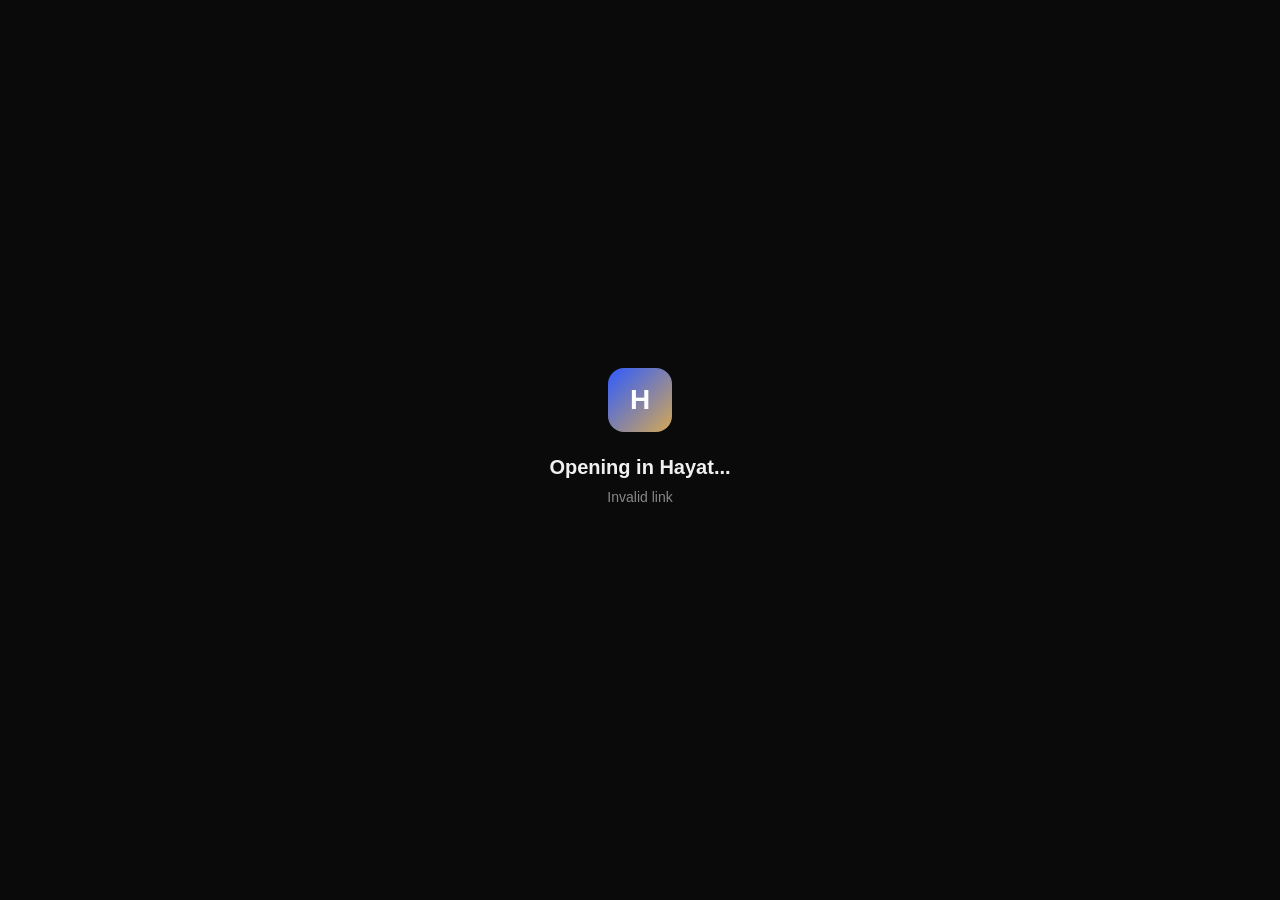
<file: open.html>
<!DOCTYPE html>
<html lang="en">
<head>
    <meta charset="UTF-8">
    <meta name="viewport" content="width=device-width, initial-scale=1.0">
    <title>Opening in Hayat...</title>
    <meta name="theme-color" content="#0A0A0A">
    <style>
        * { margin: 0; padding: 0; box-sizing: border-box; }
        body {
            background: #0A0A0A;
            color: #F0F0F0;
            font-family: -apple-system, BlinkMacSystemFont, 'Segoe UI', sans-serif;
            display: flex;
            align-items: center;
            justify-content: center;
            min-height: 100vh;
            text-align: center;
            padding: 24px;
        }
        .card { max-width: 380px; width: 100%; }
        .logo {
            width: 64px; height: 64px; border-radius: 16px;
            background: linear-gradient(135deg, #2E5BFF, #D4A855);
            display: flex; align-items: center; justify-content: center;
            margin: 0 auto 24px; font-size: 28px; font-weight: 800; color: #fff;
        }
        h1 { font-size: 20px; font-weight: 700; margin-bottom: 8px; }
        p { font-size: 14px; color: #888; margin-bottom: 24px; line-height: 1.5; }
        .spinner {
            width: 24px; height: 24px;
            border: 2.5px solid #333; border-top-color: #2E5BFF;
            border-radius: 50%; animation: spin 0.8s linear infinite;
            margin: 0 auto 20px;
        }
        @keyframes spin { to { transform: rotate(360deg); } }
        .btn {
            display: inline-block; padding: 12px 32px;
            background: #2E5BFF; color: #fff; font-size: 15px; font-weight: 600;
            border-radius: 999px; text-decoration: none; transition: opacity 0.2s;
        }
        .btn:hover { opacity: 0.85; }
        .sub { font-size: 12px; color: #555; margin-top: 16px; }
    </style>
</head>
<body>
    <div class="card">
        <div class="logo">H</div>
        <div class="spinner" id="spinner"></div>
        <h1>Opening in Hayat...</h1>
        <p id="msg">Redirecting you to the app</p>
        <a id="fallback" class="btn" style="display:none"
           href="https://play.google.com/store/apps/details?id=site.hayatapp">
            Get Hayat on Google Play
        </a>
        <p class="sub" id="sub"></p>
    </div>
    <script>
        (function() {
            // Sanitize path: only allow /post/{id} or /user/{username}
            // IDs/usernames must be alphanumeric + underscore + hyphen only
            var match = window.location.pathname.match(/^\/(post|user)\/([a-zA-Z0-9_-]+)\/?$/);
            if (!match) {
                document.getElementById('spinner').style.display = 'none';
                document.getElementById('msg').textContent = 'Invalid link';
                return;
            }

            var type = match[1];
            var id = match[2];
            var safePath = '/' + type + '/' + id;
            var playUrl = 'https://play.google.com/store/apps/details?id=site.hayatapp';
            var intentUrl = 'intent://hayatapp.site' + safePath +
                '#Intent;scheme=https;package=site.hayatapp;S.browser_fallback_url=' +
                encodeURIComponent(playUrl) + ';end';

            var start = Date.now();
            window.location.href = intentUrl;

            // If still here after 1.5s, app didn't open
            setTimeout(function() {
                if (Date.now() - start < 3000) {
                    document.getElementById('spinner').style.display = 'none';
                    document.getElementById('msg').textContent = 'Hayat app is not installed';
                    document.getElementById('fallback').style.display = 'inline-block';
                    document.getElementById('sub').textContent = 'Install from Google Play to view this content';
                }
            }, 1500);
        })();
    </script>
</body>
</html>
</file>
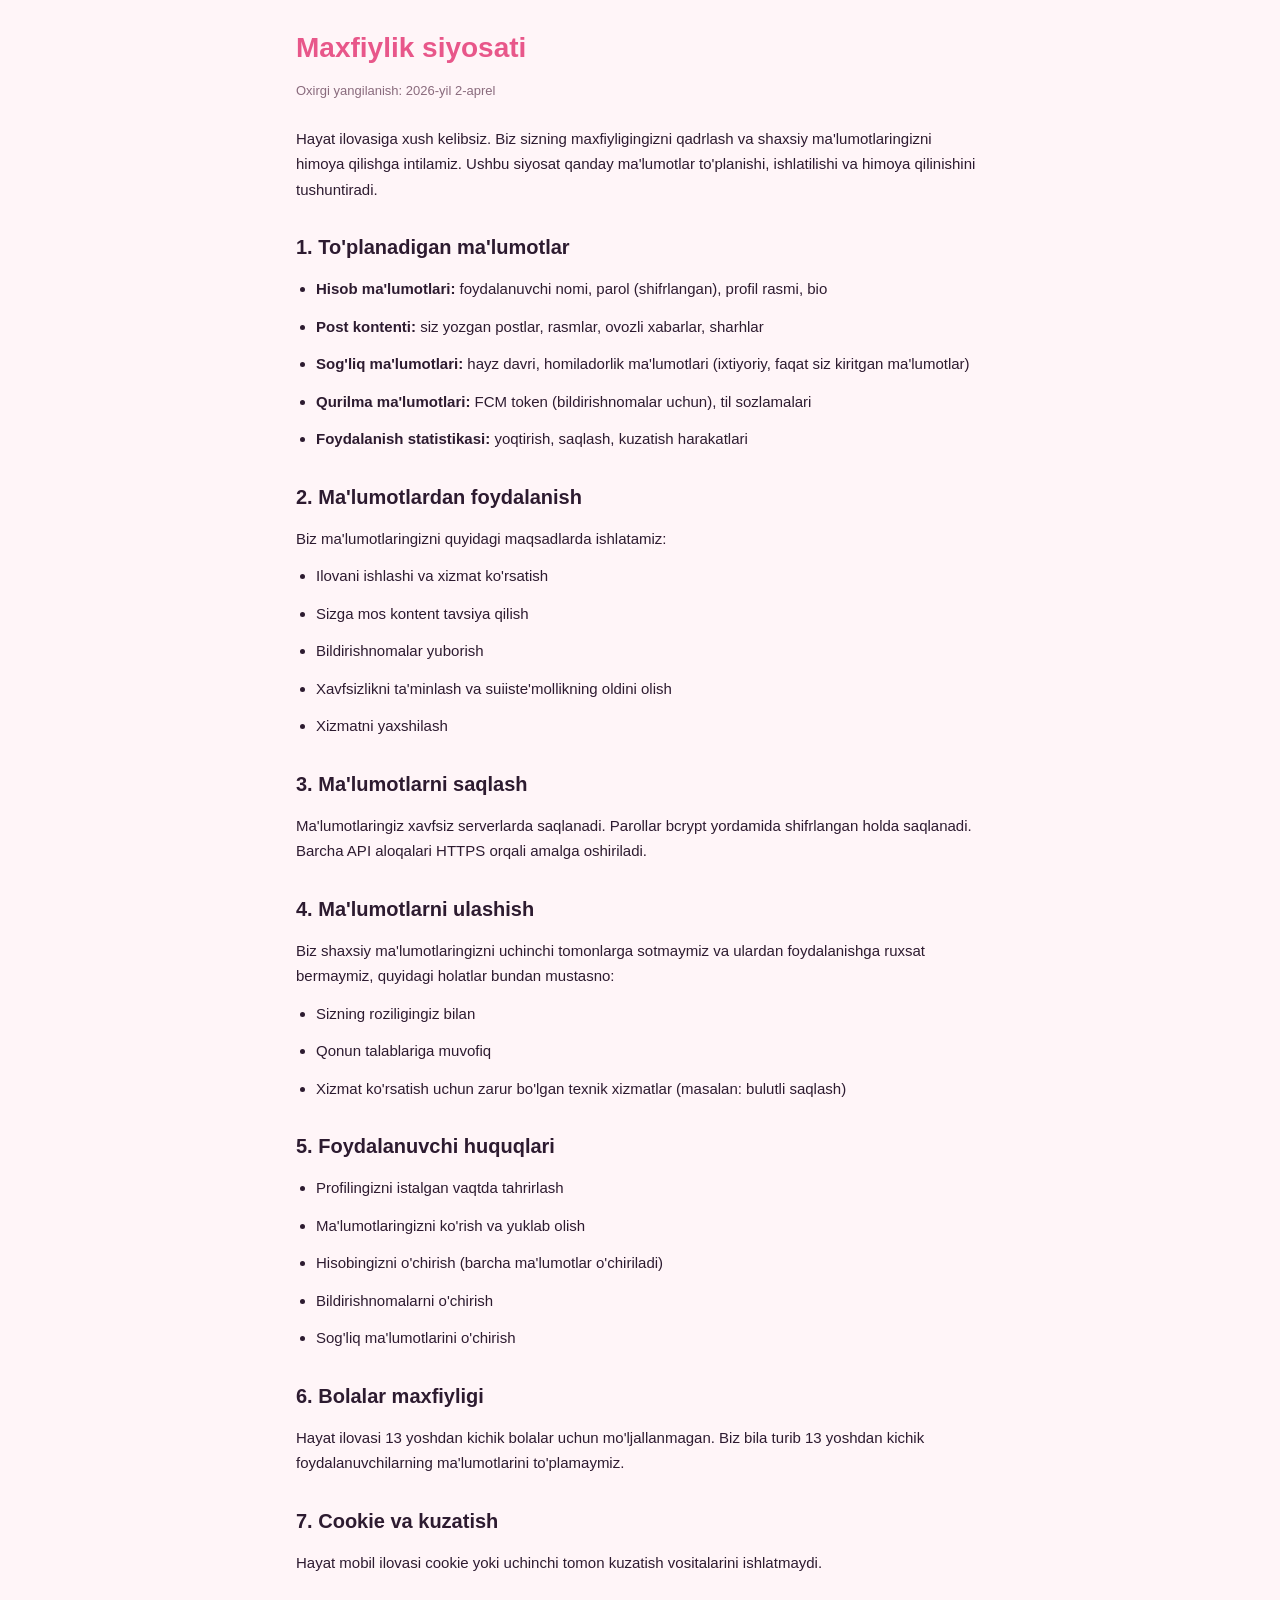
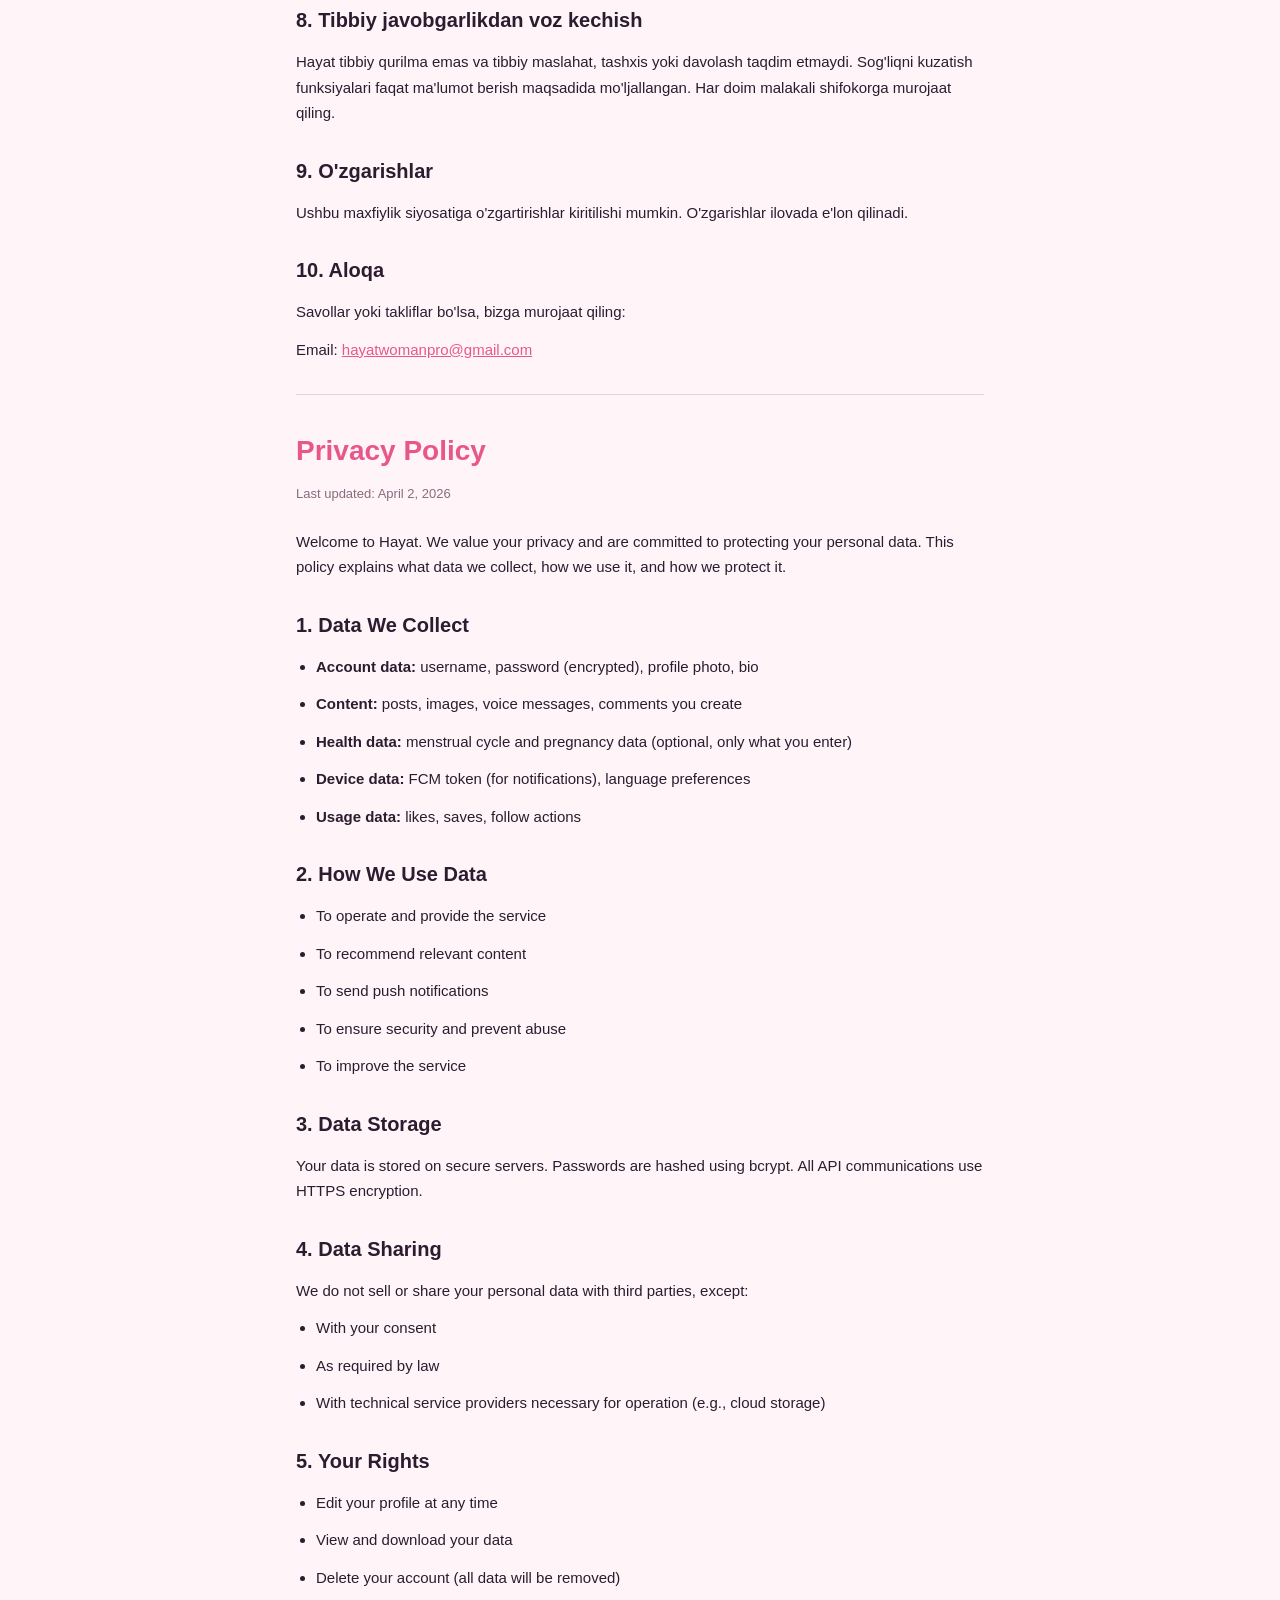
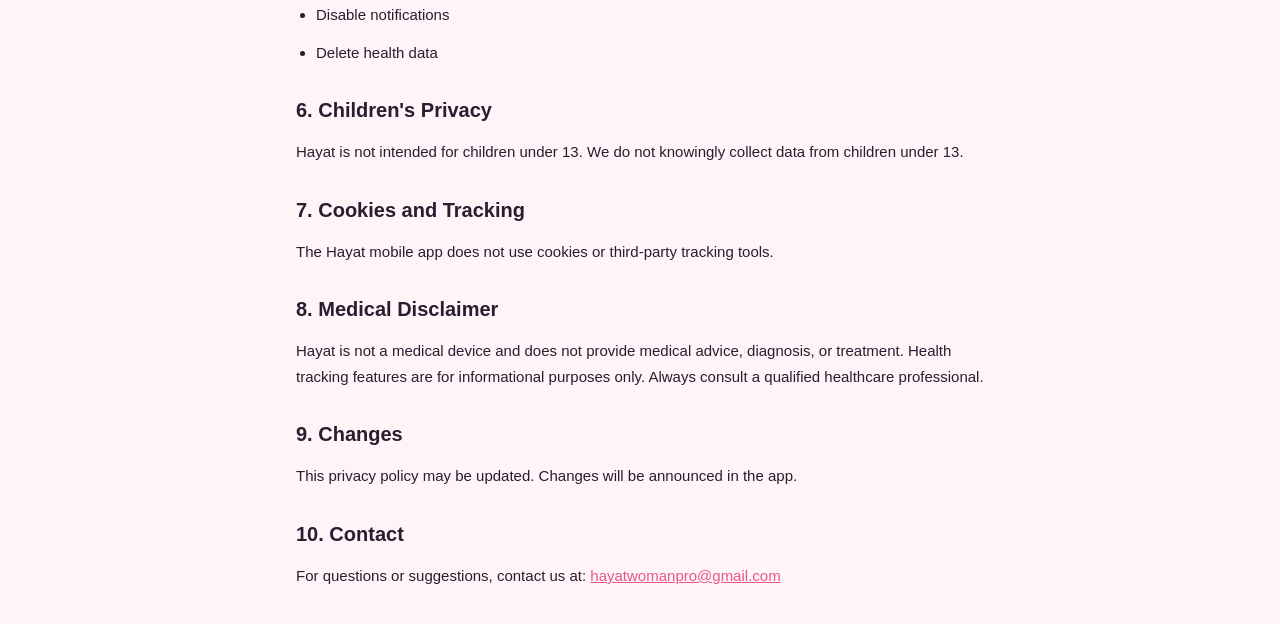
<file: privacy.html>
<!DOCTYPE html>
<html lang="uz">
<head>
    <meta charset="UTF-8">
    <meta name="viewport" content="width=device-width, initial-scale=1.0">
    <title>Maxfiylik siyosati — Hayat</title>
    <style>
        * { margin: 0; padding: 0; box-sizing: border-box; }
        body {
            font-family: -apple-system, BlinkMacSystemFont, 'Segoe UI', Roboto, sans-serif;
            background: #FFF5F8; color: #2D1B30; line-height: 1.7;
            padding: 24px 16px; max-width: 720px; margin: 0 auto;
        }
        h1 { font-size: 28px; margin-bottom: 8px; color: #E8578A; }
        h2 { font-size: 20px; margin: 28px 0 12px; color: #2D1B30; }
        p, li { font-size: 15px; margin-bottom: 12px; }
        ul { padding-left: 20px; }
        .date { font-size: 13px; color: #8A6B7D; margin-bottom: 24px; }
        a { color: #E8578A; }
    </style>
</head>
<body>
    <h1>Maxfiylik siyosati</h1>
    <p class="date">Oxirgi yangilanish: 2026-yil 2-aprel</p>

    <p>Hayat ilovasiga xush kelibsiz. Biz sizning maxfiyligingizni qadrlash va shaxsiy ma'lumotlaringizni himoya qilishga intilamiz. Ushbu siyosat qanday ma'lumotlar to'planishi, ishlatilishi va himoya qilinishini tushuntiradi.</p>

    <h2>1. To'planadigan ma'lumotlar</h2>
    <ul>
        <li><strong>Hisob ma'lumotlari:</strong> foydalanuvchi nomi, parol (shifrlangan), profil rasmi, bio</li>
        <li><strong>Post kontenti:</strong> siz yozgan postlar, rasmlar, ovozli xabarlar, sharhlar</li>
        <li><strong>Sog'liq ma'lumotlari:</strong> hayz davri, homiladorlik ma'lumotlari (ixtiyoriy, faqat siz kiritgan ma'lumotlar)</li>
        <li><strong>Qurilma ma'lumotlari:</strong> FCM token (bildirishnomalar uchun), til sozlamalari</li>
        <li><strong>Foydalanish statistikasi:</strong> yoqtirish, saqlash, kuzatish harakatlari</li>
    </ul>

    <h2>2. Ma'lumotlardan foydalanish</h2>
    <p>Biz ma'lumotlaringizni quyidagi maqsadlarda ishlatamiz:</p>
    <ul>
        <li>Ilovani ishlashi va xizmat ko'rsatish</li>
        <li>Sizga mos kontent tavsiya qilish</li>
        <li>Bildirishnomalar yuborish</li>
        <li>Xavfsizlikni ta'minlash va suiiste'mollikning oldini olish</li>
        <li>Xizmatni yaxshilash</li>
    </ul>

    <h2>3. Ma'lumotlarni saqlash</h2>
    <p>Ma'lumotlaringiz xavfsiz serverlarda saqlanadi. Parollar bcrypt yordamida shifrlangan holda saqlanadi. Barcha API aloqalari HTTPS orqali amalga oshiriladi.</p>

    <h2>4. Ma'lumotlarni ulashish</h2>
    <p>Biz shaxsiy ma'lumotlaringizni uchinchi tomonlarga sotmaymiz va ulardan foydalanishga ruxsat bermaymiz, quyidagi holatlar bundan mustasno:</p>
    <ul>
        <li>Sizning roziligingiz bilan</li>
        <li>Qonun talablariga muvofiq</li>
        <li>Xizmat ko'rsatish uchun zarur bo'lgan texnik xizmatlar (masalan: bulutli saqlash)</li>
    </ul>

    <h2>5. Foydalanuvchi huquqlari</h2>
    <ul>
        <li>Profilingizni istalgan vaqtda tahrirlash</li>
        <li>Ma'lumotlaringizni ko'rish va yuklab olish</li>
        <li>Hisobingizni o'chirish (barcha ma'lumotlar o'chiriladi)</li>
        <li>Bildirishnomalarni o'chirish</li>
        <li>Sog'liq ma'lumotlarini o'chirish</li>
    </ul>

    <h2>6. Bolalar maxfiyligi</h2>
    <p>Hayat ilovasi 13 yoshdan kichik bolalar uchun mo'ljallanmagan. Biz bila turib 13 yoshdan kichik foydalanuvchilarning ma'lumotlarini to'plamaymiz.</p>

    <h2>7. Cookie va kuzatish</h2>
    <p>Hayat mobil ilovasi cookie yoki uchinchi tomon kuzatish vositalarini ishlatmaydi.</p>

    <h2>8. Tibbiy javobgarlikdan voz kechish</h2>
    <p>Hayat tibbiy qurilma emas va tibbiy maslahat, tashxis yoki davolash taqdim etmaydi. Sog'liqni kuzatish funksiyalari faqat ma'lumot berish maqsadida mo'ljallangan. Har doim malakali shifokorga murojaat qiling.</p>

    <h2>9. O'zgarishlar</h2>
    <p>Ushbu maxfiylik siyosatiga o'zgartirishlar kiritilishi mumkin. O'zgarishlar ilovada e'lon qilinadi.</p>

    <h2>10. Aloqa</h2>
    <p>Savollar yoki takliflar bo'lsa, bizga murojaat qiling:</p>
    <p>Email: <a href="mailto:hayatwomanpro@gmail.com">hayatwomanpro@gmail.com</a></p>

    <hr style="margin: 32px 0; border: none; border-top: 1px solid #E8D4DC;">

    <h1>Privacy Policy</h1>
    <p class="date">Last updated: April 2, 2026</p>

    <p>Welcome to Hayat. We value your privacy and are committed to protecting your personal data. This policy explains what data we collect, how we use it, and how we protect it.</p>

    <h2>1. Data We Collect</h2>
    <ul>
        <li><strong>Account data:</strong> username, password (encrypted), profile photo, bio</li>
        <li><strong>Content:</strong> posts, images, voice messages, comments you create</li>
        <li><strong>Health data:</strong> menstrual cycle and pregnancy data (optional, only what you enter)</li>
        <li><strong>Device data:</strong> FCM token (for notifications), language preferences</li>
        <li><strong>Usage data:</strong> likes, saves, follow actions</li>
    </ul>

    <h2>2. How We Use Data</h2>
    <ul>
        <li>To operate and provide the service</li>
        <li>To recommend relevant content</li>
        <li>To send push notifications</li>
        <li>To ensure security and prevent abuse</li>
        <li>To improve the service</li>
    </ul>

    <h2>3. Data Storage</h2>
    <p>Your data is stored on secure servers. Passwords are hashed using bcrypt. All API communications use HTTPS encryption.</p>

    <h2>4. Data Sharing</h2>
    <p>We do not sell or share your personal data with third parties, except:</p>
    <ul>
        <li>With your consent</li>
        <li>As required by law</li>
        <li>With technical service providers necessary for operation (e.g., cloud storage)</li>
    </ul>

    <h2>5. Your Rights</h2>
    <ul>
        <li>Edit your profile at any time</li>
        <li>View and download your data</li>
        <li>Delete your account (all data will be removed)</li>
        <li>Disable notifications</li>
        <li>Delete health data</li>
    </ul>

    <h2>6. Children's Privacy</h2>
    <p>Hayat is not intended for children under 13. We do not knowingly collect data from children under 13.</p>

    <h2>7. Cookies and Tracking</h2>
    <p>The Hayat mobile app does not use cookies or third-party tracking tools.</p>

    <h2>8. Medical Disclaimer</h2>
    <p>Hayat is not a medical device and does not provide medical advice, diagnosis, or treatment. Health tracking features are for informational purposes only. Always consult a qualified healthcare professional.</p>

    <h2>9. Changes</h2>
    <p>This privacy policy may be updated. Changes will be announced in the app.</p>

    <h2>10. Contact</h2>
    <p>For questions or suggestions, contact us at: <a href="mailto:hayatwomanpro@gmail.com">hayatwomanpro@gmail.com</a></p>
</body>
</html>
</file>
